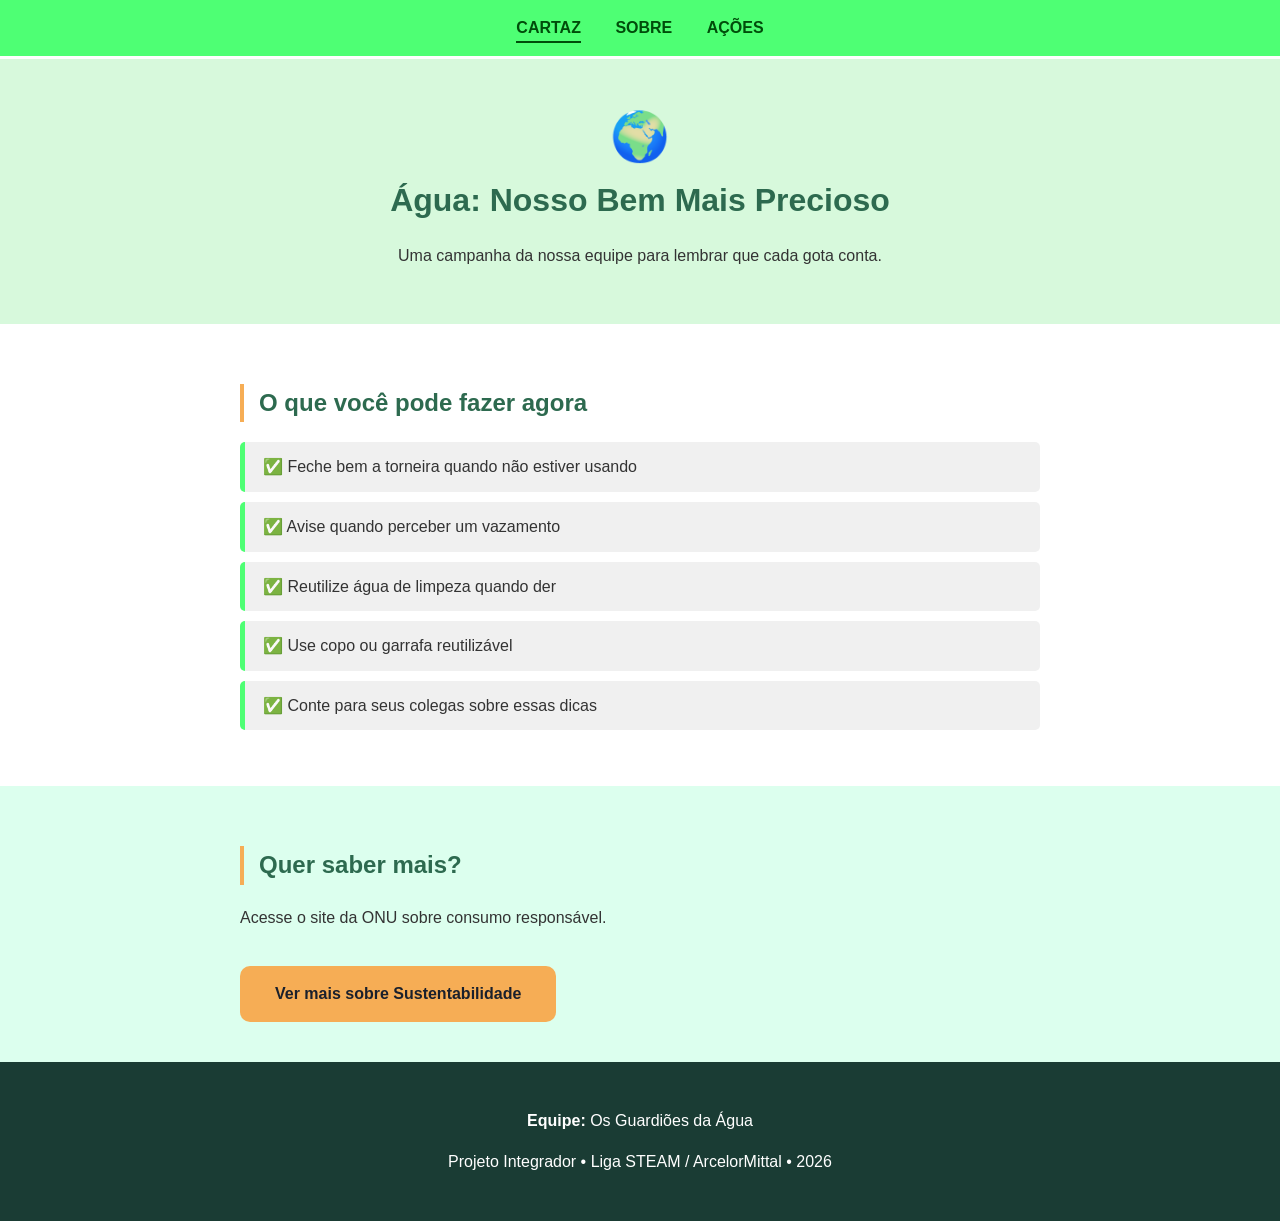
<file: index.html>
<!DOCTYPE html>
<html lang="pt-br">
<head>
    <meta charset="UTF-8">
    <meta name="viewport" content="width=device-width, initial-scale=1.0">
    <title>Água: Nosso Bem Mais Precioso | Campanha de Sustentabilidade</title>
    <link rel="stylesheet" href="assets/style.css">
    <script src="assets/script.js" defer></script>
</head>
<body>
    <nav class="menu-navegacao">
        <a href="index.html" class="ativo">CARTAZ</a>
        <a href="sobre.html">SOBRE</a>
        <a href="acoes.html">AÇÕES</a>
    </nav>

    <header>
        <div class="emoji-grande" role="img" aria-label="Globo Terreste">🌍</div>
        <h1>Água: Nosso Bem Mais Precioso</h1>
        <p class="subtitulo">Uma campanha da nossa equipe para lembrar que cada gota conta.</p>
    </header>

    <main>
        <section class="secao-cinza">
            <div class="container-central">
                <h2>O que você pode fazer agora</h2>
                <ul>
                    <li>✅ Feche bem a torneira quando não estiver usando</li>
                    <li>✅ Avise quando perceber um vazamento</li>
                    <li>✅ Reutilize água de limpeza quando der</li>
                    <li>✅ Use copo ou garrafa reutilizável</li>
                    <li>✅ Conte para seus colegas sobre essas dicas</li>
                </ul>
            </div>
        </section>

        <section class="destaque">
            <h2>Quer saber mais?</h2>
            <p>Acesse o site da ONU sobre consumo responsável.</p>
            <a href="https://brasil.un.org/pt-br/sdgs/12" class="botao" target="_blank" rel="noopener">Ver mais sobre Sustentabilidade</a>
        </section>
    </main>
        <footer>
            <p><strong>Equipe:</strong> Os Guardiões da Água</p>
            <p>Projeto Integrador • Liga STEAM / ArcelorMittal • 2026</p>
        </footer>
</body>
</html>
</file>
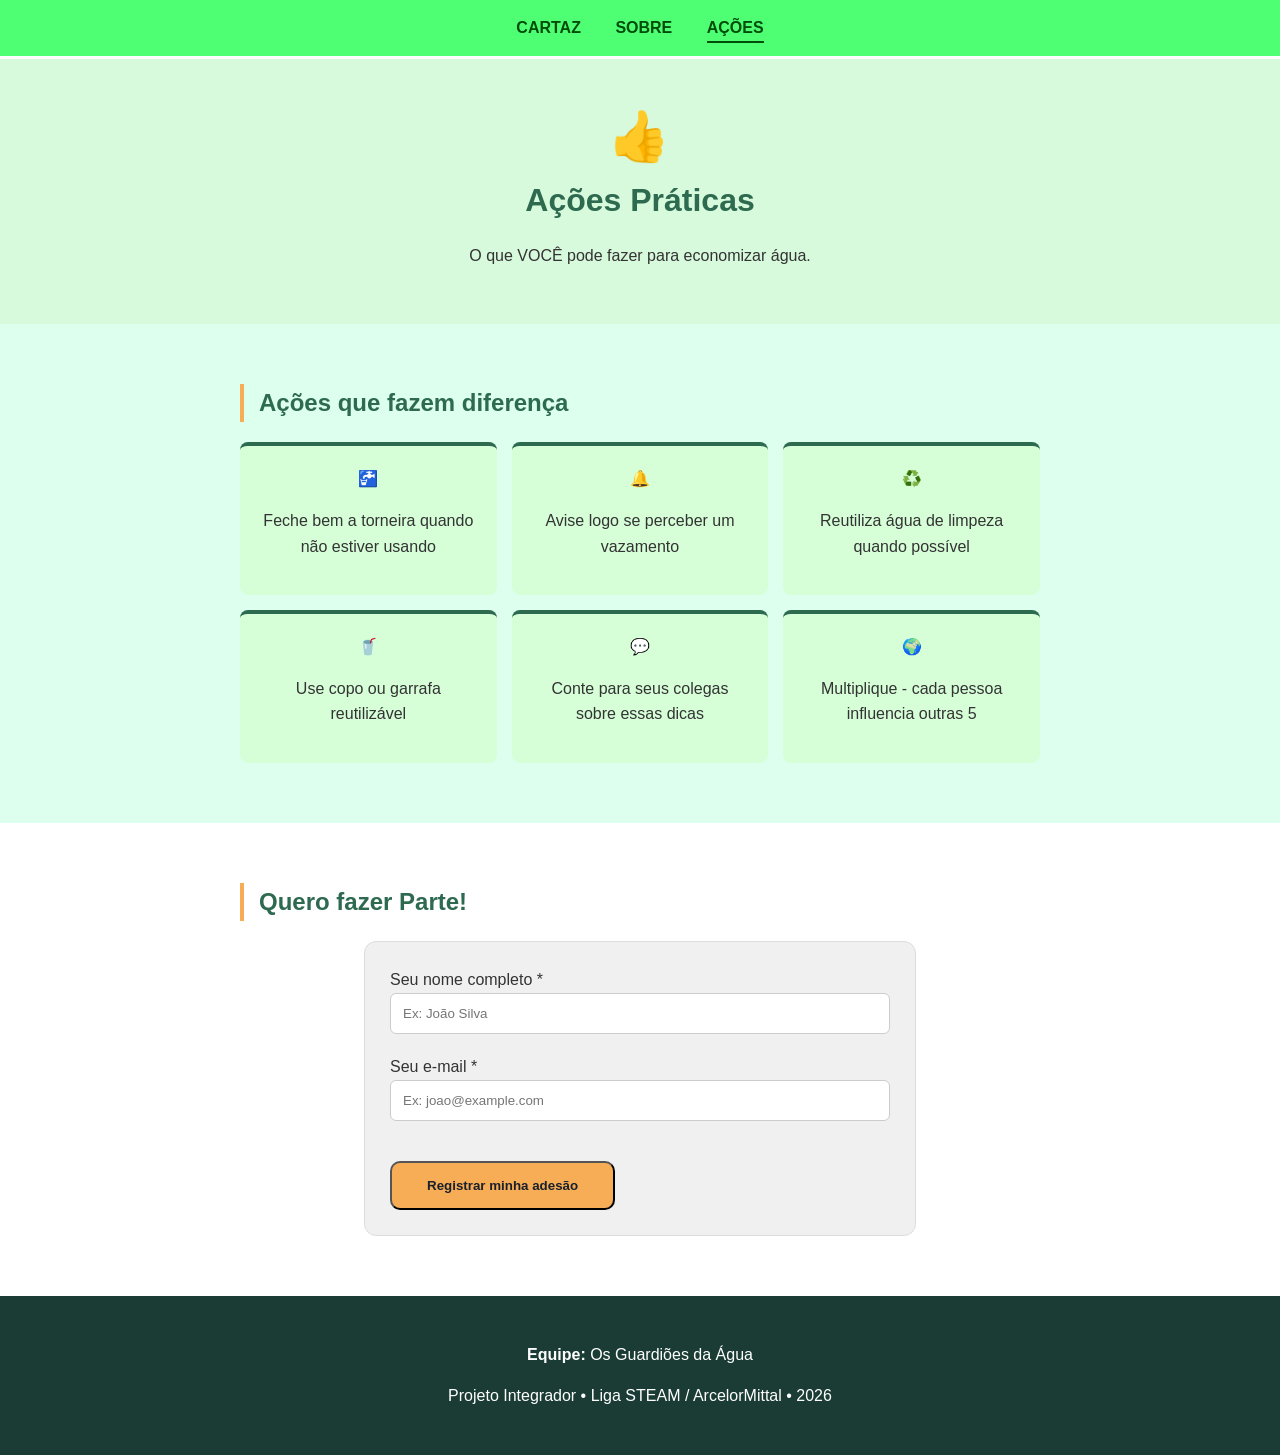
<file: acoes.html>
<!DOCTYPE html>
<html lang="pt-br">
<head>
    <meta charset="UTF-8">
    <meta name="viewport" content="width=device-width, initial-scale=1.0">
    <title>Ações Práticas | O que você pode fazer</title>
    <link rel="stylesheet" href="assets/style.css">
    <script src="assets/script.js" defer></script>

</head>
<body>
    <nav class="menu-navegacao">
        <a href="index.html">CARTAZ</a>
        <a href="sobre.html">SOBRE</a>
        <a href="acoes.html"  class="ativo">AÇÕES</a>
    </nav>

<header>
        <div class="emoji-grande" role="img" aria-label="Checkmark">👍</div>
        <h1>Ações Práticas</h1>
        <p class="subtitulo">O que VOCÊ pode fazer para economizar água.</p>
    </header>

    <main>
        <section>
            <h2>Ações que fazem diferença</h2>
            <div class="lista-acoes" id="container-acoes">
            </div>
        </section>

        <section class="secao-cinza">
            <div class="container-central">
                <h2> Quero fazer Parte!</h2>
                <form class="formulario" id="formulario-adesao" novalidate>
                    <label for="nome">Seu nome completo *</label>
                    <input type="text" id="nome" name="nome" required placeholder="Ex: João Silva">

                    <label for="email">Seu e-mail *</label>
                    <input type="email" id="email" name="email" required placeholder="Ex: joao@example.com">

                    <button class="botao" type="submit">Registrar minha adesão</button>
                    <div class="mensagem-retorno" id="mensagem-retorno"></div>
                </form>
            </div>
        </section>
    </main>

        <footer>
            <p><strong>Equipe:</strong> Os Guardiões da Água</p>
            <p>Projeto Integrador • Liga STEAM / ArcelorMittal • 2026</p>
        </footer>

</body>
</html>
</file>
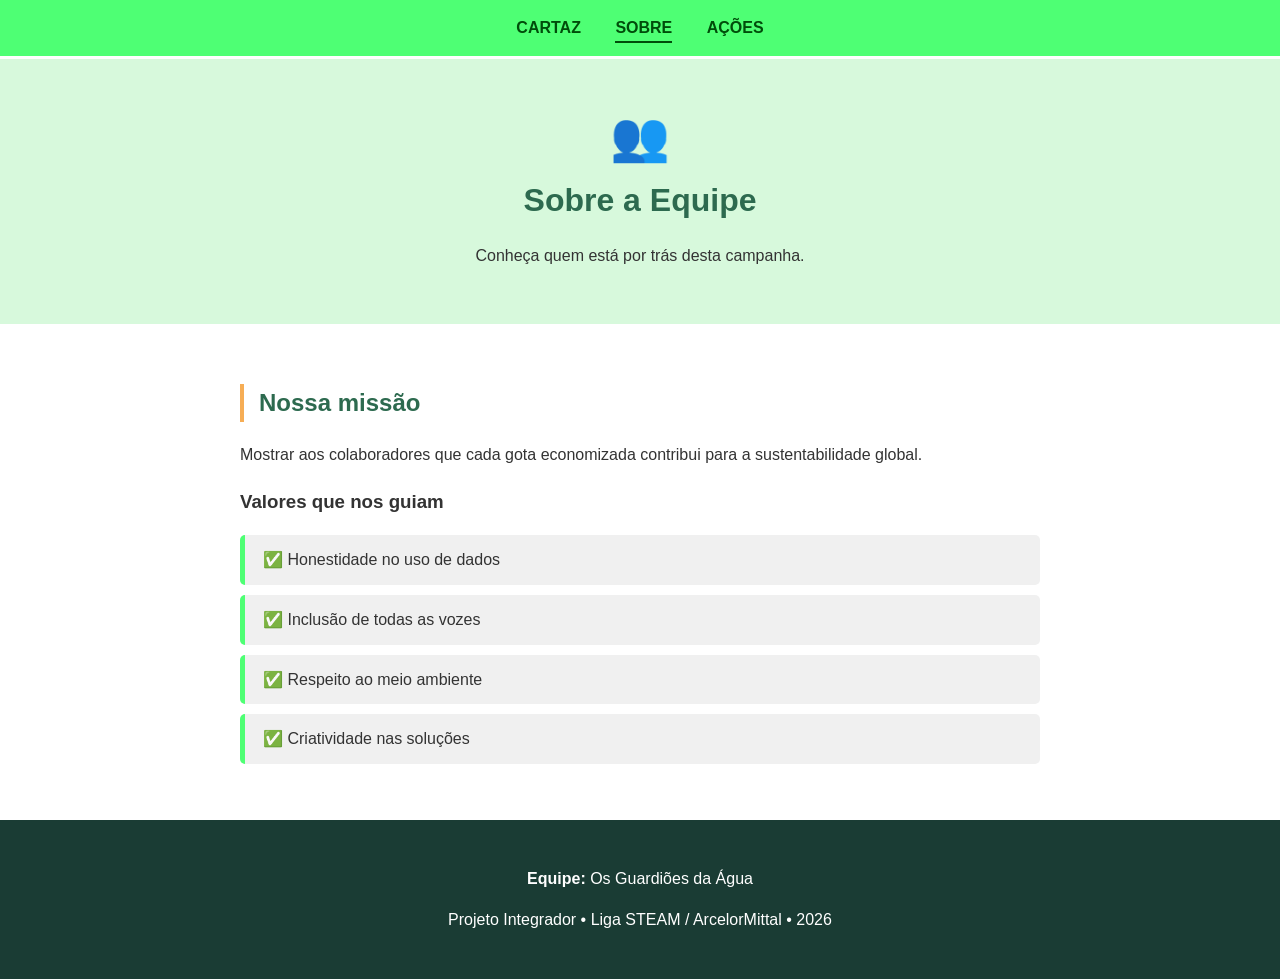
<file: sobre.html>
<!DOCTYPE html>
<html lang="pt-br">
<head>
    <meta charset="UTF-8">
    <meta name="viewport" content="width=device-width, initial-scale=1.0">
    <title>Sobre a Equipe | Guardiões da Água</title>
    <link rel="stylesheet" href="assets/style.css">
    <script src="assets/script.js" defer></script>
</head>
<body>
    <nav class="menu-navegacao">
        <a href="index.html">CARTAZ</a>
        <a href="sobre.html" class="ativo">SOBRE</a>
        <a href="acoes.html">AÇÕES</a>
    </nav>
 
    <header>
        <div class="emoji-grande" role="img" aria-label="Pessoas unidas" >👥 </div>
         <h1>Sobre a Equipe</h1>
        <p class="subtitulo"></p>
        <p class="subtitulo">Conheça quem está por trás desta campanha.</p>
    </header>

    <main>
<section class="secao-cinza">
        <div class="container-central">
            <h2>Nossa missão</h2>
            <p>Mostrar aos colaboradores que cada gota economizada contribui para a sustentabilidade global.</p>
            <h3 class="titulo-menor">Valores que nos guiam</h3>
            <ul>
                    <li>✅ Honestidade no uso de dados</li>
                    <li>✅ Inclusão de todas as vozes</li>
                    <li>✅ Respeito ao meio ambiente</li>
                    <li>✅ Criatividade nas soluções</li>
            </ul>
        </div>
    </section>
    </main>
   
    <footer>
        <p><strong>Equipe:</strong> Os Guardiões da Água</p>
        <p>Projeto Integrador • Liga STEAM / ArcelorMittal • 2026</p>
    </footer>
</body>
</html>
</file>
<file: assets/style.css>
body{
        font-family: 'Segoe UI', Arial, sans-serif;
        color: #333333;
        background-color: #dcffee;
        line-height: 1.6;
        margin: 0;
    }

    .menu-navegacao {
        background-color: #4eff74;
        color: #ffffff;
        padding: 15px;
        text-align: center;
        border-bottom: 3px solid #ffffff;
        position: sticky;
        top: 0;
        z-index: 1000;
    }

    .menu-navegacao a {
        margin:0 15px;
        color: #004d0a;
        text-decoration: none;
        font-weight: bold;
        padding-bottom: 5px;
        transition: 0.3s;
    }

    .menu-navegacao a:hover, .menu-navegacao a.ativo {
        border-bottom: 2px solid #004d0a;
    }

    header{
        background-color: #d7f9dc;
        text-align: center;
        padding: 40px 20px;
    }

    .emoji-grande {
        font-size: 3em;
        text-align: center;
    }

    h1{
        color: #2d6a4f;
        font-size: 2em;
        margin: 0 0 5px;
    }

    h2{
        color: #2d6a4f;
        border-left: 4px solid #f6ad55;
        padding-left: 15px;
    }

    section {
        padding: 40px 20px;
        max-width: 800px;
        margin: 0 auto;
    }

    ul {
        list-style: none;
        padding: 0;
    }

    li {
        background-color: #f0f0f0;
        padding: 12px 18px;
        margin-bottom: 10px;
        border-radius: 5px;
        border-left: 5px solid #4eff74;
    }

.secao-cinza{
    background-color: #ffffff;
     max-width: 100%;
}

.container-central{
   max-width: 800px;
   margin: 0 auto;
}

.lista-acoes{
    display: grid;
    grid-template-columns: repeat(auto-fit, minmax(250px, 1fr));
    gap: 15px;
    margin: 20px 0;
}

.acao-item {
    background-color: hsl(123, 100%, 92%);
    padding: 20px;
    border-radius: 8px;
    border-top: 4px solid #2d6a4f;
    text-align: center;
}

.acao-item:hover {
    transform: translateY(-5px);
    transform: scale(1.02);
    transition: 0.3s;
}

.formulario{
    max-width: 500px;
    margin: 20px auto;
    padding: 25px;
    background-color: #f0f0f0;
    border: 1px solid #ddd;
    border-radius: 12px;
}

.formulario input {
    width: 100%;
    padding: 12px;
    margin-bottom: 20px;
    border: 1px solid #ccc;
    border-radius: 6px;
    box-sizing: border-box;
}

.botao{
    display: inline-block;
    background-color: #f6ad55;
    color: #1a202c;
    padding: 15px 35px;
    border-radius: 10px;
    text-decoration: none;
    font-weight: bold;
    margin-top: 20px;
    cursor: pointer;
}

footer{
    background-color: #1a3c34;
    color: white;
    text-align: center;
    padding: 30px;
}

.sucesso {
    background-color: #d1e7dd;
    color: #0f5132;
    padding: 15px;
    border-radius: 8px;
    margin-top: 20px;
    text-align: center;
}

.erro {
    background-color: #f8d7da;
    color: #842029;
    padding: 15px;
    border-radius: 8px;
    margin-top: 20px;
    text-align: center;
}
</file>
